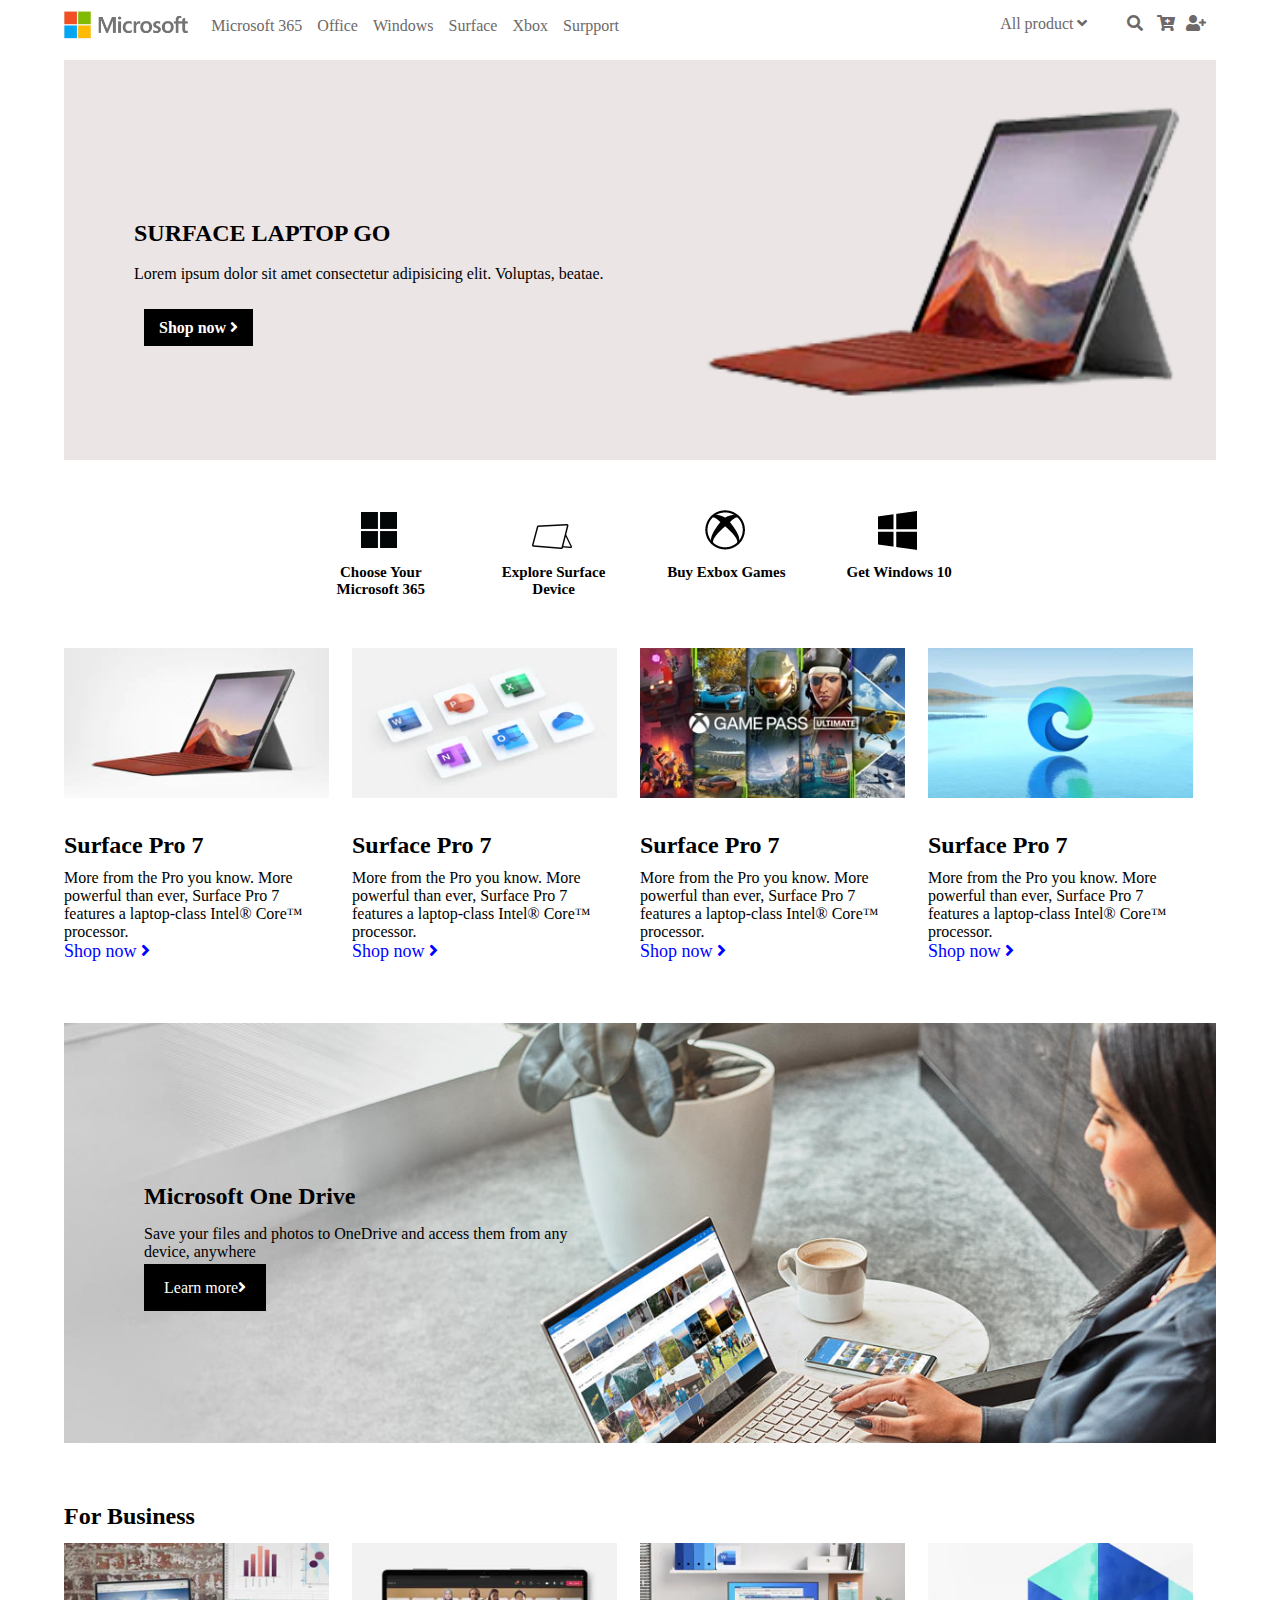
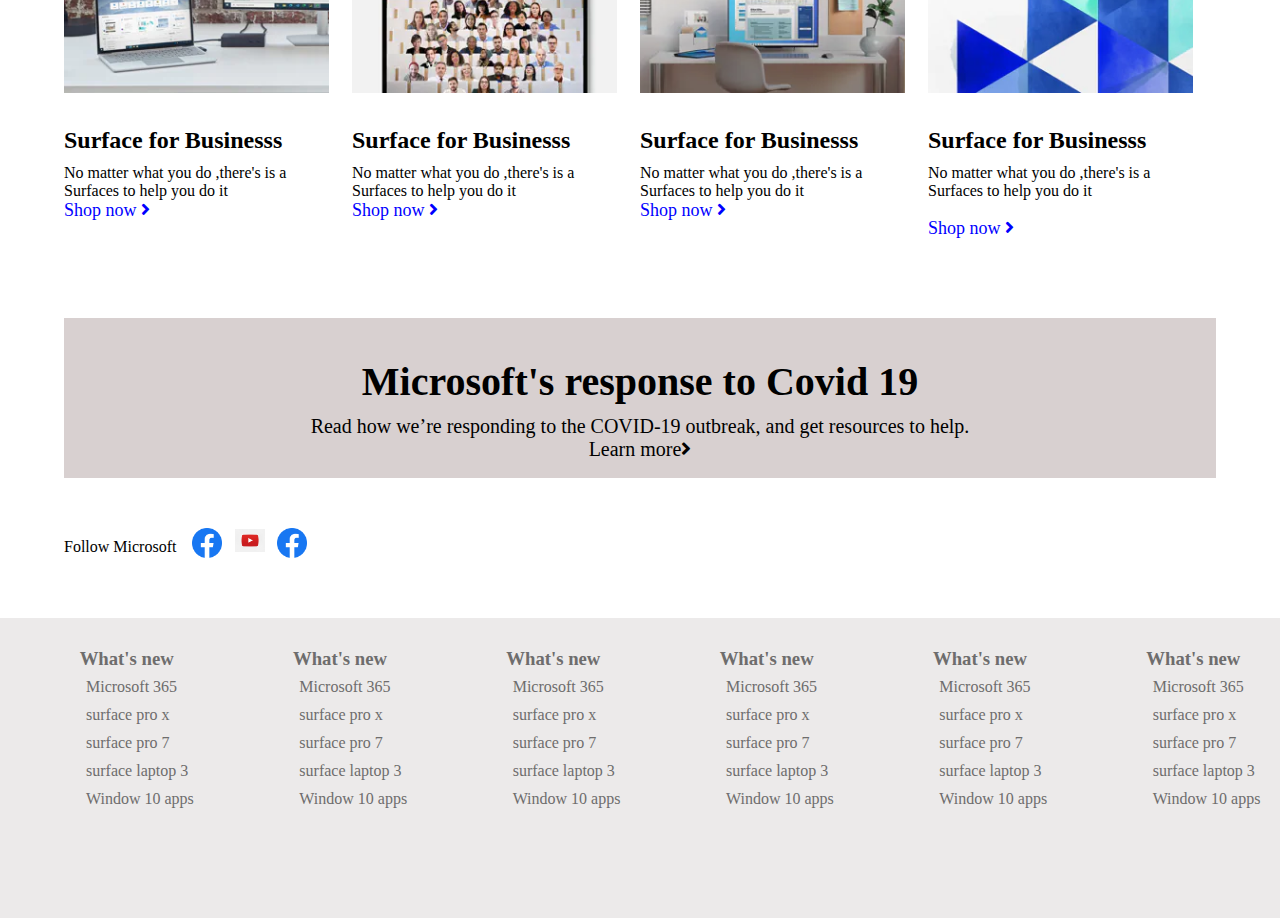
<file: index.html>
<!DOCTYPE html>
<html lang="en">

<head>
    <meta charset="UTF-8">
    <meta http-equiv="X-UA-Compatible" content="IE=edge">
    <meta name="viewport" content="width=device-width, initial-scale=1.0">
    <title>Shubham cloud</title>
    <link rel="stylesheet" href="css/style.css">
    <link rel="stylesheet" href="https://cdnjs.cloudflare.com/ajax/libs/font-awesome/5.15.4/css/all.min.css"
        integrity="sha512-1ycn6IcaQQ40/MKBW2W4Rhis/DbILU74C1vSrLJxCq57o941Ym01SwNsOMqvEBFlcgUa6xLiPY/NS5R+E6ztJQ=="
        crossorigin="anonymous" referrerpolicy="no-referrer" />

</head>

<body>
    <div class="container">
        <div class="navbar">
            <div>
                <img src="img/logo.jpg" alt="">
            </div>
            <div>
                <ul>
                    <li>Microsoft 365</li>
                    <li> Office</li>
                    <li>Windows</li>
                    <li> Surface</li>
                    <li> Xbox</li>
                    <li> Surpport</li>
                </ul>
            </div>
            <div class="allpro">
                <p>All product <i class="fas fa-angle-down"></i></p>

            </div>
            <div class="icons">
                <div>
                    <i class="fas fa-search"></i>
                </div>
                <div>
                    <i class="fas fa-cart-plus"></i>
                </div>
                <div>
                    <i class="fas fa-user-plus"></i>
                </div>
            </div>

        </div>
        <div class="slider">
            <div class="slidercontent">
                <h2>SURFACE LAPTOP GO</h2> <br>
                <p>
                    Lorem ipsum dolor sit amet consectetur adipisicing elit. Voluptas, beatae. </p> <br> <br>
                <a href="">
                    <b>Shop now</b> <i class="fas fa-angle-right"></i>
                </a>
            </div>
            <div class="sliderimg"></div>
        </div>
        <div class="product">
            <div>
                <img src="img/P1.png" alt="">
                <h2>Choose Your <br> Microsoft 365</h2>
            </div>
            <div>
                <img src="img/p2.png" alt="">
                <h2>Explore Surface <br> Device</h2>
            </div>
            <div>
                <img src="img/p3.png" alt="">
                <h2>Buy Exbox Games</h2>
            </div>
            <div>
                <img src="img/p4.png" alt="">
                <h2>Get Windows 10</h2>
            </div>

        </div>
        <div class="features">
            <div class="featuresitem">
                <img src="img/slider.webp" alt="">
                <h2>Surface Pro 7</h2>
                <p>More from the Pro you know. More <br>powerful than ever, Surface Pro 7 <br>features a laptop-class
                    Intel® Core™ <br> processor.</p>
                <a href="">Shop now <i class="fas fa-angle-right"></i></a>

            </div>
            <div class="featuresitem">
                <img src="img/item2.webp" alt="">
                <h2>Surface Pro 7</h2>
                <p>More from the Pro you know. More <br>powerful than ever, Surface Pro 7 <br>features a laptop-class
                    Intel® Core™ <br> processor.</p>
                <a href="">Shop now <i class="fas fa-angle-right"></i></a>


            </div>
            <div class="featuresitem">
                <img src="img/item3.jpg" alt="">
                <h2>Surface Pro 7</h2>
                <p>More from the Pro you know. More <br>powerful than ever, Surface Pro 7 <br>features a laptop-class
                    Intel® Core™ <br> processor.</p>
                <a href="">Shop now <i class="fas fa-angle-right"></i></a>

            </div>
            <div class="featuresitem">
                <img src="img/item4.webp" alt="">
                <h2>Surface Pro 7</h2>
                <p>More from the Pro you know. More <br>powerful than ever, Surface Pro 7 <br>features a laptop-class
                    Intel® Core™ <br> processor.</p>
                <a href="">Shop now <i class="fas fa-angle-right"></i></a>

            </div>



        </div>
        <div class="onedrive">
            <div class="onedrivecontent">
                <h2>Microsoft One Drive</h2>
                <p>

                    Save your files and photos to OneDrive and access them from any <br> device, anywhere</p>
              
              <br>   <a href="">Learn more<i class="fas fa-angle-right"></i></a>
            </div>

        </div>
        <div class="font">
            <h2>For Business</h2>

        </div>
        <div class="features">
            <div class="featuresitem">
                <img src="img/for1.webp" alt="">
                <h2>Surface for Businesss</h2>
                <p>No matter what you do ,there's is a Surfaces to help you do it

                </p>
                <a href="">Shop now <i class="fas fa-angle-right"></i></a>
            </div>
            <div class="featuresitem">
                <img src="img/for2.webp" alt="">
                <h2>Surface for Businesss</h2>
                <p>No matter what you do ,there's is a Surfaces to help you do it

                </p>
                <a href="">Shop now <i class="fas fa-angle-right"></i></a>
            </div>
            <div class="featuresitem">
                <img src="img/for3.webp" alt="">
                <h2>Surface for Businesss</h2>
                <p>No matter what you do ,there's is a Surfaces to help you do it

                </p>
                <a href="">Shop now <i class="fas fa-angle-right"></i></a>
            </div>
            <div class="featuresitem">
                <img src="img/for4.webp" alt="">
                <h2>Surface for Businesss</h2>
                <p>No matter what you do ,there's is a Surfaces to help you do it

                </p>
                <br>
                <a href="">Shop now <i class="fas fa-angle-right"></i></a>
            </div>
        </div>
        <div class="response">
            <h1>Microsoft's response to Covid 19</h1>
            <p>Read how we’re responding to the COVID-19 outbreak, and get resources to help.</p>
            <a href="">Learn more<i class="fas fa-angle-right"></i></a>

        </div>
        <div class="social">
            <div class="socialmedia">
                <div>
                    <p>Follow Microsoft</p>

                </div>
                <div class="png">
                    <div>
                        <img src="img/facebook.png" alt="">
                    </div>
                    <div>
                        <img src="img/youtube.png" alt="">
                    </div>
                    <div>
                        <img src="img/facebook.png" alt="">
                    </div>

                </div>


            </div>


        </div>
       
    </div>
<div class="ending">
    <div class="footer">
        <div class="heading">
            <h3>What's new</h3>
        </div>
        <ul>
            <li>Microsoft 365</li>
            <li>surface pro x</li>
            <li>surface pro 7</li>
            <li>surface laptop 3</li>
            <li>Window 10 apps</li>
        </ul>
       
    </div>
    <div class="footer">
        <div class="heading">
            <h3>What's new</h3>
        </div>
        <ul>
            <li>Microsoft 365</li>
            <li>surface pro x</li>
            <li>surface pro 7</li>
            <li>surface laptop 3</li>
            <li>Window 10 apps</li>
        </ul>
       
    </div>    <div class="footer">
        <div class="heading">
            <h3>What's new</h3>
        </div>
        <ul>
            <li>Microsoft 365</li>
            <li>surface pro x</li>
            <li>surface pro 7</li>
            <li>surface laptop 3</li>
            <li>Window 10 apps</li>
        </ul>
       
    </div>    <div class="footer">
        <div class="heading">
            <h3>What's new</h3>
        </div>
        <ul>
            <li>Microsoft 365</li>
            <li>surface pro x</li>
            <li>surface pro 7</li>
            <li>surface laptop 3</li>
            <li>Window 10 apps</li>
        </ul>
       
    </div>    <div class="footer">
        <div class="heading">
            <h3>What's new</h3>
        </div>
        <ul>
            <li>Microsoft 365</li>
            <li>surface pro x</li>
            <li>surface pro 7</li>
            <li>surface laptop 3</li>
            <li>Window 10 apps</li>
        </ul>
       
    </div>    <div class="footer">
        <div class="heading">
            <h3>What's new</h3>
        </div>
        <ul>
            <li>Microsoft 365</li>
            <li>surface pro x</li>
            <li>surface pro 7</li>
            <li>surface laptop 3</li>
            <li>Window 10 apps</li>
        </ul>
       
    </div>
    
</div>
    



</body>

</html>
</file>
<file: css/style.css>
*{
    margin: 0;
    padding: 0;
}
.container{
    width: 90%;
    height: auto;
    margin: 0 auto;
}
.navbar{
    width: 100%;
    height: 60px;
    background-color:white;
    display: grid;
    grid-template-columns: 2fr 8fr 2fr 1fr;
}
.navbar img{
    width: 70%;
    margin-top: 7px;
    height: auto;
}
.navbar div ul{
    margin-left: -30px;

}
.navbar div ul li{
    list-style: none;
    float: left;
    margin-right: 15px;
    margin-top: 17px;
    color: rgb(109, 105, 105);
}
.allpro p{
    margin-top: 15px;
    color: rgb(109, 105, 105);
    margin-left: 50px;


}
.icons{
    display: grid;
    grid-template-columns: 1fr 1fr 1fr;
    color: rgb(109, 105, 105);
   
    margin-top: 15px;
    

}
.slider{
    width: 100%;
    height: 400px;
    display: grid;
    grid-template-columns: 1fr 1fr;
}    

.sliderimg{
    background-image: url('/img/slider.png');
    background-size: cover;
    background-color: rgb(235, 229, 229);


}
.slidercontent{
    background-color: rgb(235, 229, 229);
    padding-top: 160px;
    padding-left: 70px;
    
}
.slidercontent a{
    background-color: black;
    color: white;
    padding: 10px 15px;
    margin: 10px;
    text-decoration: none;
    
}
.product{
    width: 60%;
    display: grid;
    grid-template-columns: 1fr 1fr 1fr 1fr;
    padding: 50px 20%;
}
.product div img{
    margin-left: 65px
}
.product div h2{
    text-align: center;
    font-size: 15px;
    margin-top: 10px;
    
}
.features{
    width: 100%;
    height: 375px;
    
    display: grid;
    grid-template-columns: 1fr 1fr 1fr 1fr;
}
.featuresitem{
    width: 92%;
    height: 375px;
    
}
.featuresitem img{
    width: 100%;
    height: 150px;
}
.featuresitem h2{
    margin-top: 30px;
}
.featuresitem p{
    margin-top: 10px;
}
.featuresitem a{
    font-size: 18px;
    color: blue;
    
    text-decoration: none;
}
.onedrive{
    width: 100%;
    height: 420px;
    background-size: cover;
    background-image: url('/img/features.jpg');    
}
.onedrivecontent{
    padding-top:160px ;
    padding-left: 80px;
}
.onedrivecontent p{
    margin-top: 15px;
}
.onedrivecontent a{
    background-color: black;
    color: white;
    padding: 15px 20px;
    
    text-decoration: none;
}
.font h2{
    width: 100%;
    height: 40px;
    margin-top: 60px;

}
.response{
    width: 100%;
    height: 120px;
    background-color: rgb(216, 208, 208);
    text-align: center;
    padding-top: 40px;
    font-size: 20px;
}
.response p{
    margin-top: 10px;
}
.response a{
    text-decoration: none;
    color: black;
    
}
.social{
    width: 100%;
    height: 140px;
    display: grid;
    grid-template-columns: 4fr 8fr;
}
.socialmedia{
    /* padding-top: 20px; */
    margin-top: 60px;
    display: grid;
    grid-template-columns: 2fr 4fr;

}
.png{
    width: 50%;
    height: 100px;
    display: grid;
    grid-template-columns: 2fr 2fr 2fr;
}
.png img{
    margin-top: -10px;
    width: 70%;
    height: auto;
    
}
.ending{
    width: 100%;
    height: 300px;
    background-color:rgb(236, 234, 234);
    display: grid;
    grid-template-columns: 1fr 1fr 1fr 1fr 1fr 1fr;
}
.footer{
    margin-top: 30px;
    margin-left: 20px;
    width: 100%;
    height: 90%;
    
}
.heading{
    width: 100%;
    height: 20px;
    color: rgb(110, 109, 109);

    
    text-align: center;

}
.footer ul li{
    margin-top: 10px;
    list-style: none;
    margin-left: 66px;
    color: rgb(110, 109, 109);
}
</file>
